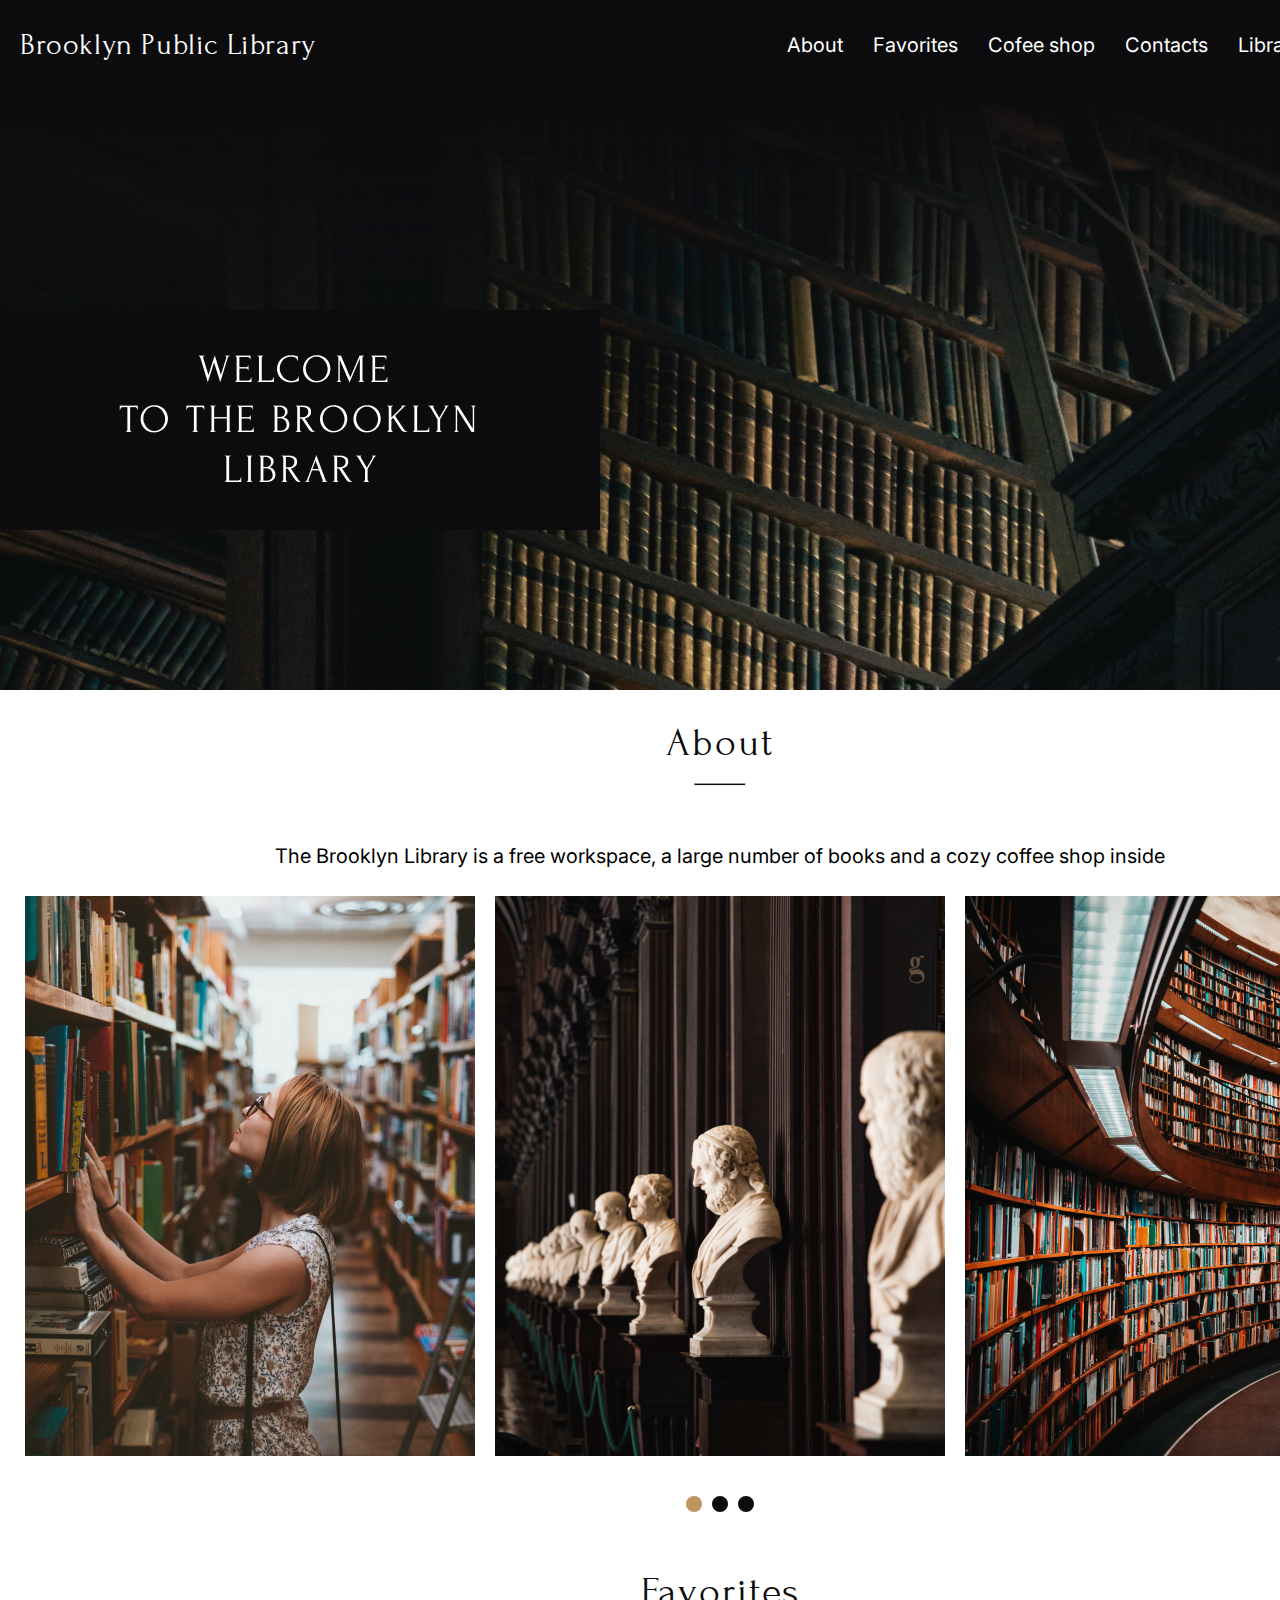
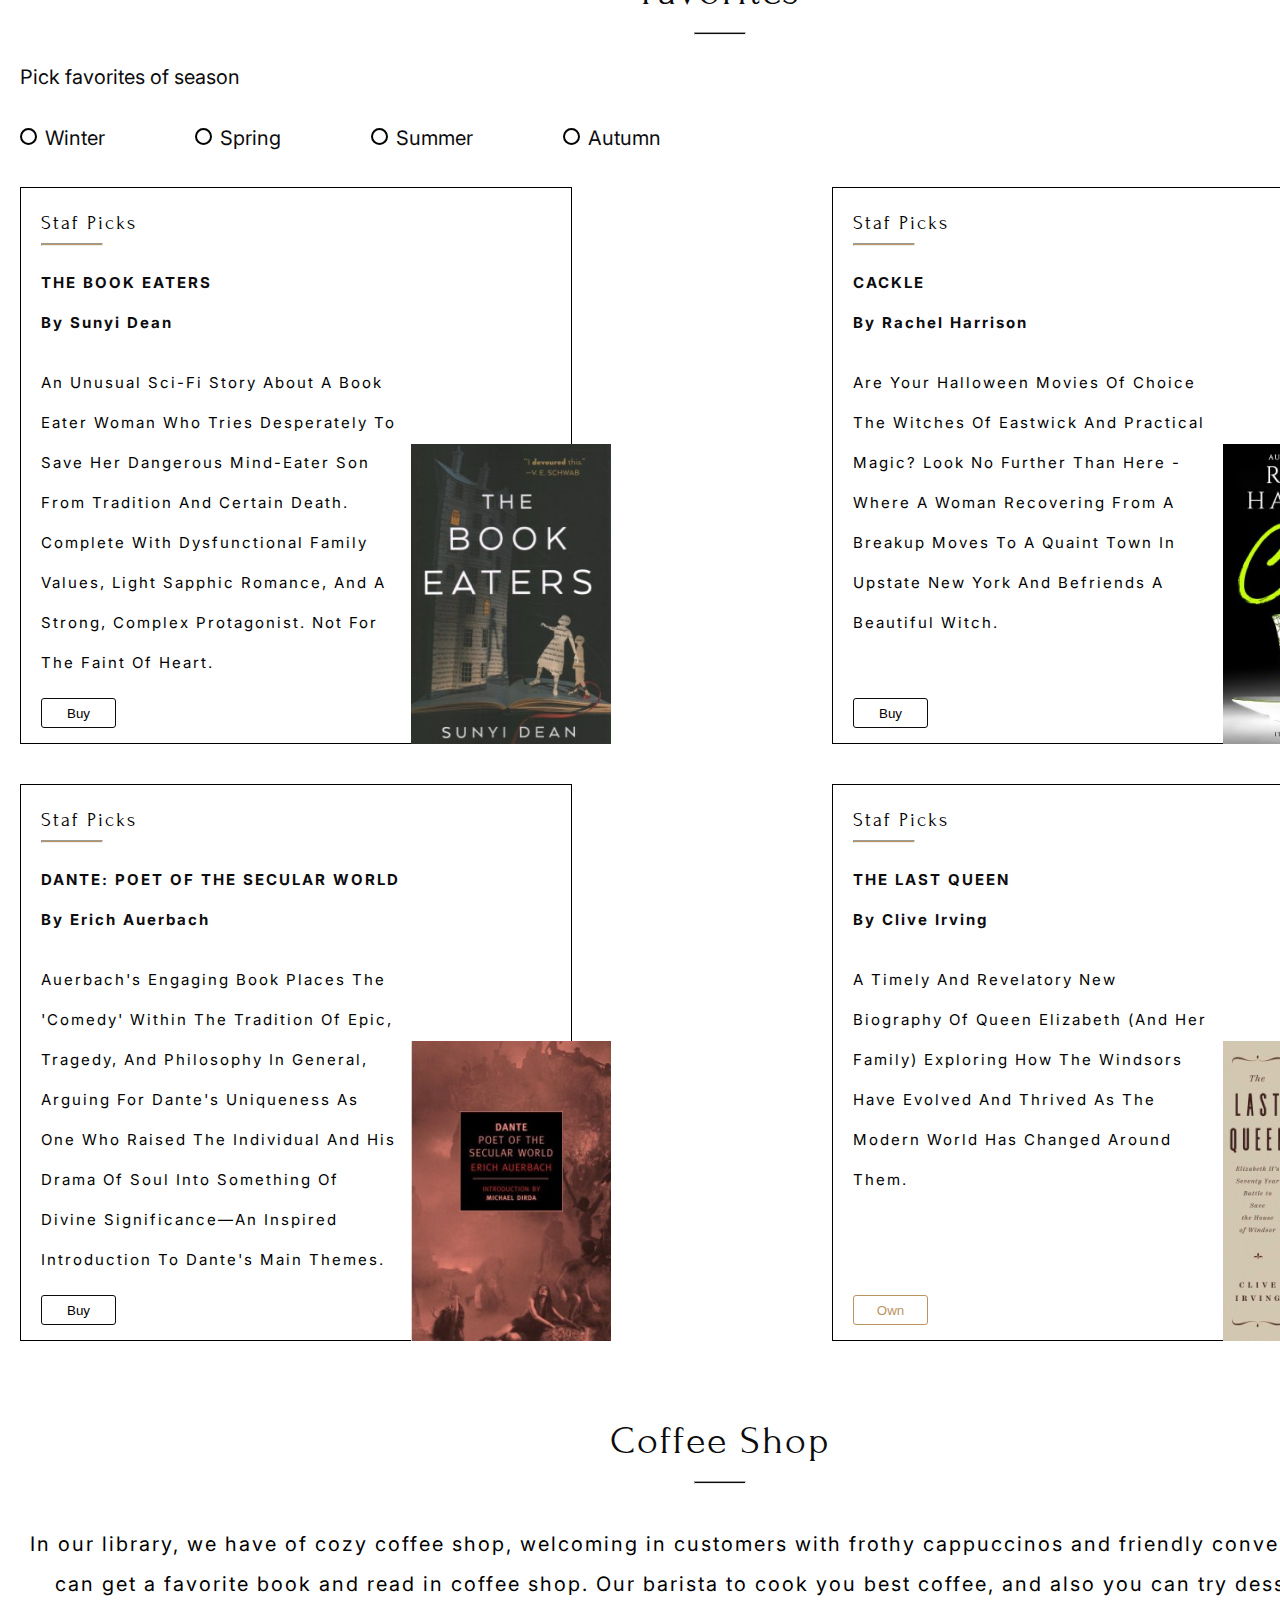
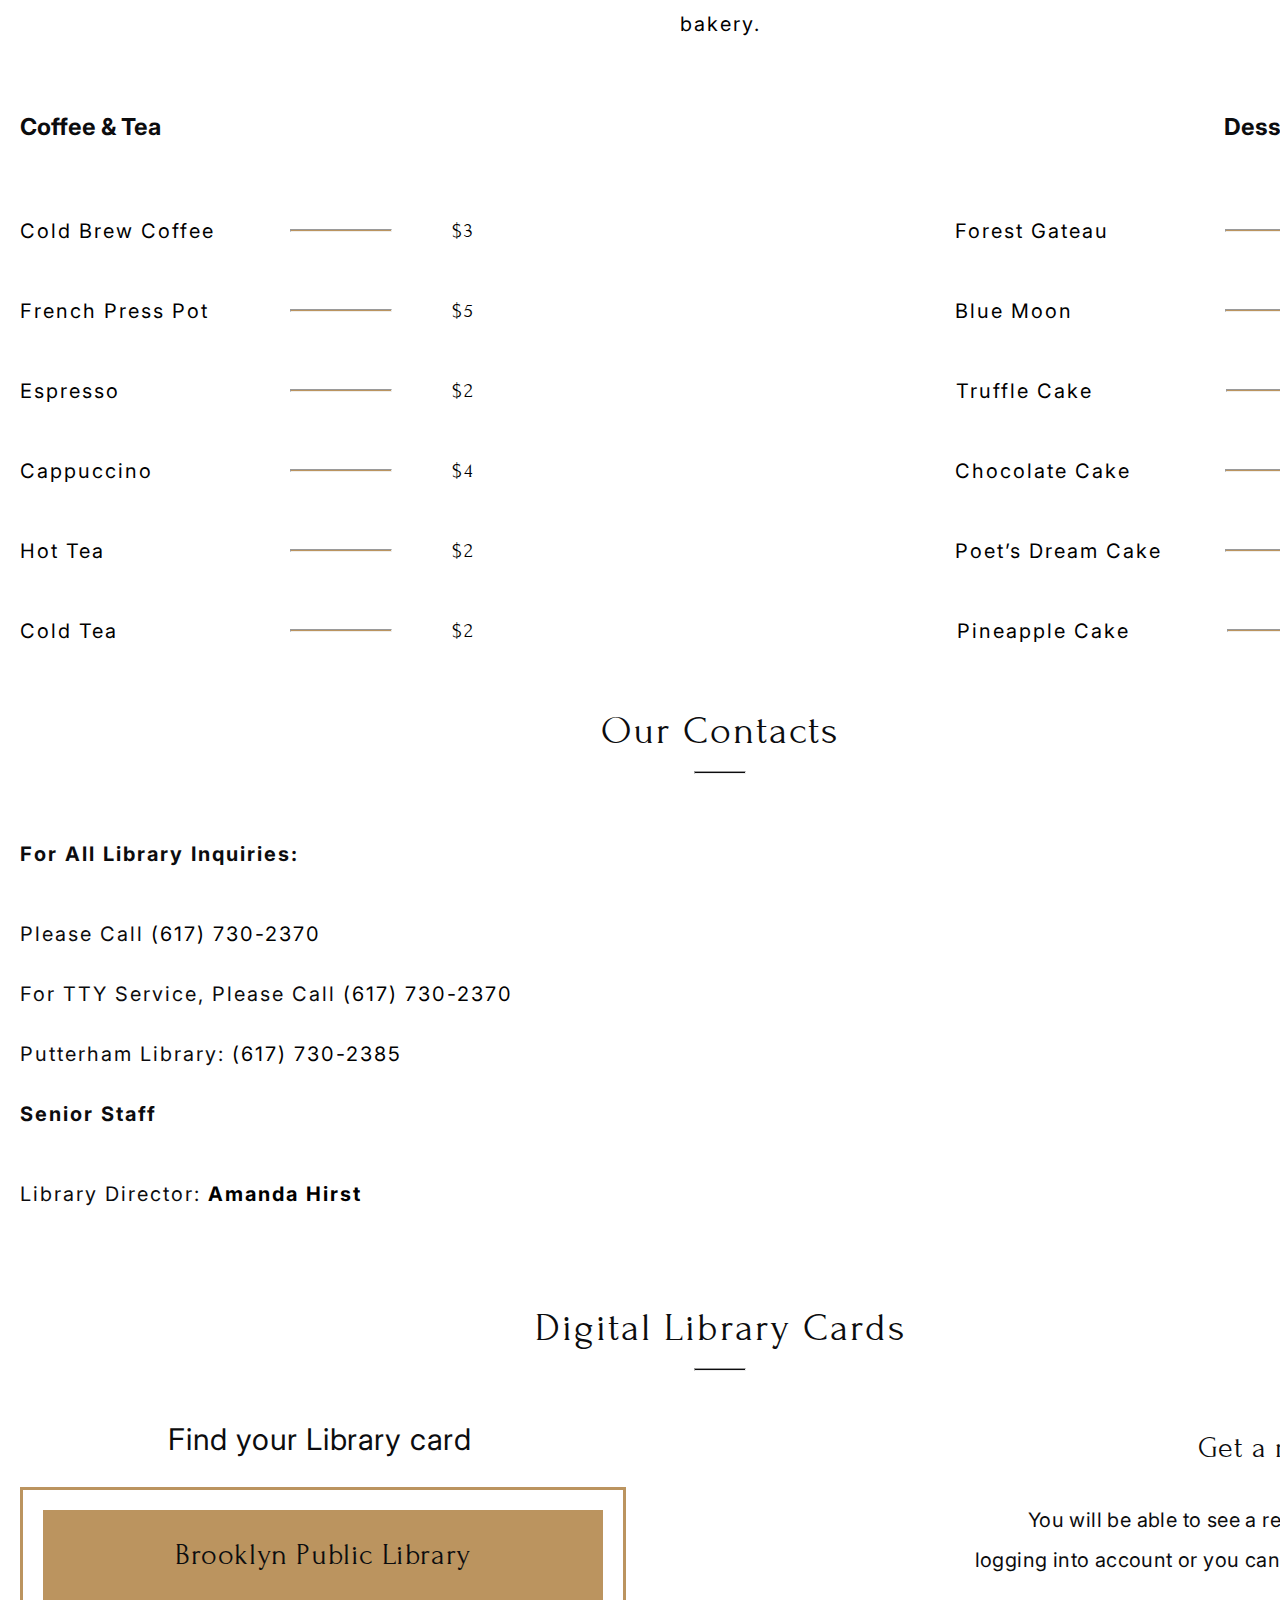
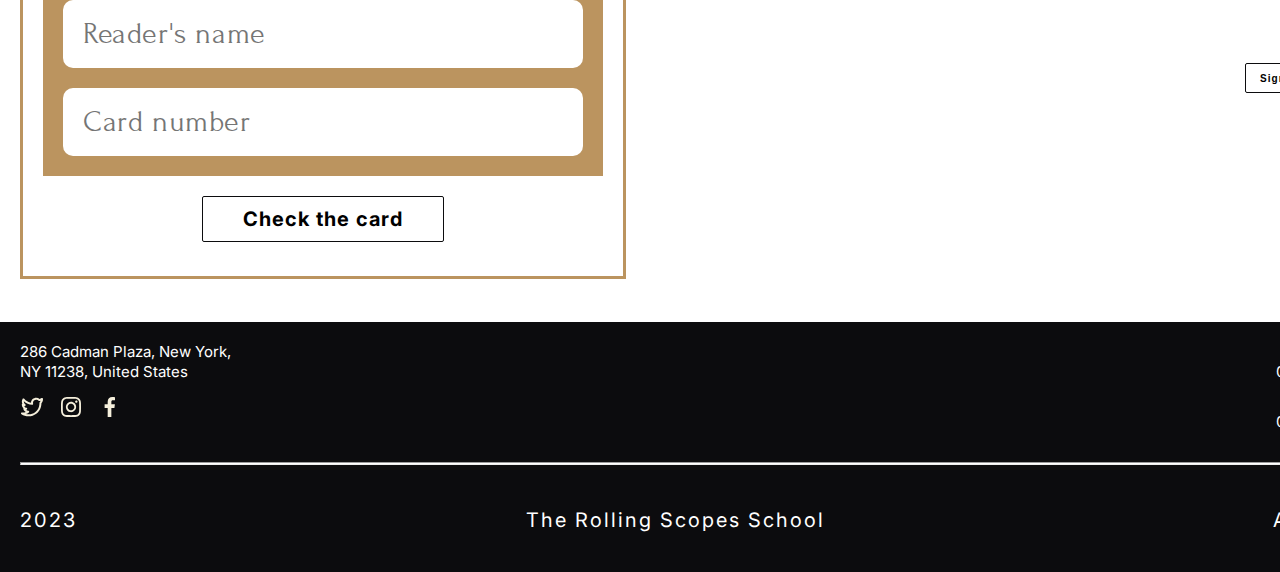
<file: index.html>
<!DOCTYPE html>
<html lang="en">
<head>
    <meta charset="UTF-8"/>
    <title>Library</title>
    <link rel="icon" href="./assets/favicon.ico">
    <link rel="preconnect" href="https://fonts.googleapis.com">
    <link rel="preconnect" href="https://fonts.gstatic.com" crossorigin>
    <link href="https://fonts.googleapis.com/css2?family=Forum&family=Inter:wght@400;700&display=swap" rel="stylesheet">
    <link rel="stylesheet" href="style.css">
    <meta name="viewport" content="width=device-width"/>
</head>
<body>
    <header>
        <h1 class="logo">Brooklyn Public Library</h1>
        <div class="union-container">
            <nav>
                <ul class="n-list">
                    <li><a href="#about" class="n-item">About</a></li>
                    <li><a href="#favorites" class="n-item">Favorites</a></li>
                    <li><a href="#coffee-shop" class="n-item">Cofee shop</a></li>
                    <li><a href="#contacts" class="n-item">Contacts</a></li>
                    <li><a href="#library-card" class="n-item">Library Card</a></li>
                </ul>
            </nav>
            <span class="profile">
                <img src="assets/svg/icon_profile.svg" alt="profile">
            </span>
        </div>
    </header>
    <main>
        <section class="welcome"><img src="assets/img/welcome.png" alt="welcome to the brooklyn library"></section>
        <section class="about" id="about">
            <div class="section-title">
                <h2>About</h2>
                <hr>
            </div>
            <p class="about-txt">The Brooklyn Library is a free workspace, a large number of books and a cozy coffee shop inside</p>
            <div class="images-item">
                <img src="assets/img/image1.png" alt="image 1">
                <img src="assets/img/image2.png" alt="image 2">
                <img src="assets/img/image3.png" alt="image 3">
            </div>
            <div class="pagination">
                <button class="dot active"></button>
                <button class="dot"></button>
                <button class="dot"></button>
            </div>
        </section>
        <section class="favorites" id="favorites">
            <div class="section-title">
                <h2>Favorites</h2>
                <hr>
            </div>
            <form class="seasons-form">
                <p>Pick favorites of season</p>
                <div class="seasons">
                    <input type="radio" id="winter-season" name="season" value="winter">
                    <label for="winter-season">Winter</label>
                    <input type="radio" id="spring-season" name="season" value="spring">
                    <label for="spring-season">Spring</label>
                    <input type="radio" id="summer-season" name="season" value="summer">
                    <label for="summer-season">Summer</label>
                    <input type="radio" id="autumn-season" name="season" value="autumn">
                    <label for="autumn-season">Autumn</label>
                </div>
            </form>
            <div class="books">
                <div class="bg-description">
                    <h3>Staf Picks</h3>
                    <hr>
                    <h4 class="book-title">The Book Eaters</h4>
                    <h4 class="author">By Sunyi Dean</h4>
                    <p>An unusual sci-fi story about a book eater woman who tries desperately to save her dangerous mind-eater son from tradition and certain death. Complete with dysfunctional family values, light Sapphic romance, and a strong, complex protagonist. Not for the faint of heart.</p>
                    <button class="buy">Buy</button>
                    <img src="assets/png/TheBookEaters.png" alt="THE BOOK EATERS">
                </div>
                <div class="bg-description">
                    <h3>Staf Picks</h3>
                    <hr>
                    <h4 class="book-title">Cackle</h4>
                    <h4 class="author">By Rachel Harrison</h4>
                    <p>Are your Halloween movies of choice The Witches of Eastwick and Practical Magic? Look no further than here - where a woman recovering from a breakup moves to a quaint town in upstate New York and befriends a beautiful witch.</p>
                    <button class="buy">Buy</button>
                    <img src="assets/png/Cackle.png" alt="Cackle">
                </div>
                <div class="bg-description">
                    <h3>Staf Picks</h3>
                    <hr>
                    <h4 class="book-title">Dante: Poet of the Secular World</h4>
                    <h4 class="author">By Erich Auerbach</h4>
                    <p>Auerbach's engaging book places the 'Comedy' within the tradition of epic, tragedy, and philosophy in general, arguing for Dante's uniqueness as one who raised the individual and his drama of soul into something of divine significance—an inspired introduction to Dante's main themes.</p>
                    <button class="buy">Buy</button>
                    <img src="assets/png/Dante.png" alt="Dante">
                </div>
                <div class="bg-description">
                    <h3>Staf Picks</h3>
                    <hr>
                    <h4 class="book-title">The Last Queen</h4>
                    <h4 class="author">By Clive Irving</h4>
                    <p>A timely and revelatory new biography of Queen Elizabeth (and her family) exploring how the Windsors have evolved and thrived as the modern world has changed around them.</p>
                    <button id="own" disabled>Own</button>
                    <img src="assets/png/TheLastQueen.png" alt="The Last Queen">
                </div>
            </div>
        </section>
        <section class="coffee-shop" id="coffee-shop">
            <div class="section-title">
                <h2>Coffee shop</h2>
                <hr>
            </div>
            <p>In our library, we have of cozy coffee shop, welcoming in customers with frothy cappuccinos and friendly conversation. You can get a favorite book and read in coffee shop. Our barista to cook you best coffee, and also you can try desserts from bakery.</p>
            <div class="menu">
                <div class="coffee-and-tea-menu">
                    <h3>Coffee & Tea</h3>
                    <div class="menu-item">
                        <p>Cold Brew Coffee</p>
                        <hr>
                        <span>$3</span>
                    </div>
                    <div class="menu-item">
                        <p>French Press Pot</p>
                        <hr>
                        <span>$5</span>
                    </div>
                    <div class="menu-item">
                        <p>Espresso</p>
                        <hr>
                        <span>$2</span>
                    </div>
                    <div class="menu-item">
                        <p>Cappuccino</p>
                        <hr>
                        <span>$4</span>
                    </div>
                    <div class="menu-item">
                        <p>Hot tea</p>
                        <hr>
                        <span>$2</span>
                    </div>
                    <div class="menu-item">
                        <p>Cold tea</p>
                        <hr>
                        <span>$2</span>
                    </div>
                </div>
                <div class="desserts">
                    <h3>Desserts & Cakes</h3>
                    <div class="menu-item">
                        <p>Forest Gateau</p>
                        <hr>
                        <span>$16</span>
                    </div>
                    <div class="menu-item">
                        <p>Blue Moon</p>
                        <hr>
                        <span>$16</span>
                    </div>
                    <div class="menu-item">
                        <p>Truffle Cake</p>
                        <hr>
                        <span>$15</span>
                    </div>
                    <div class="menu-item">
                        <p>Chocolate Cake</p>
                        <hr>
                        <span>$18</span>
                    </div>
                    <div class="menu-item">
                        <p>Poet’s Dream Cake</p>
                        <hr>
                        <span>$16</span>
                    </div>
                    <div class="menu-item">
                        <p>Pineapple Cake</p>
                        <hr>
                        <span>$14</span>
                    </div>
                </div>
            </div>
        </section>
        <section class="contacts" id="contacts">
            <div class="section-title">
                <h2>Our contacts</h2>
                <hr>
            </div>
            <div class="contacts-info">
                <div class="text-info">
                    <h3>For all Library inquiries:</h3>
                    <p>Please call <a href="tel:(617) 730-2370">(617) 730-2370</a></p>
                    <p>For TTY service, please call <a href="tel:(617) 730-2370">(617) 730-2370</a></p>
                    <p>Putterham Library: <a href="tel:(617) 730-2385">(617) 730-2385</a></p>
                    <h3>Senior Staff</h3>
                    <p>Library Director: <strong><a href="mailto:AmandaHirst@gmail.com">Amanda Hirst</a></strong></p>
                </div>
                <iframe src="https://www.google.com/maps/embed?pb=!1m18!1m12!1m3!1d778.4138131259258!2d-73.99124487675304!3d40.69565512418039!2m3!1f0!2f0!3f0!3m2!1i1024!2i768!4f13.1!3m3!1m2!1s0x89c25a49b6395abd%3A0x5b6c5e44eb578313!2sBrooklyn%20Public%20Library%20-%20Brooklyn%20Heights%20Branch!5e0!3m2!1sru!2sru!4v1695719864519!5m2!1sru!2sru" width="696" height="414" style="border:0;" allowfullscreen="" loading="lazy" referrerpolicy="no-referrer-when-downgrade"></iframe>
            </div>
        </section>
        <section class="library-card" id="library-card">
            <div class="section-title">
                <h2>Digital Library Cards</h2>
                <hr>
            </div>
            <div class="flex-container">
                <div class="find-card">
                    <h3>Find your Library card</h3>
                    <div class="card-body">
                        <form>
                            <div class="gold-bg">
                                <h3>Brooklyn Public Library</h3>
                                <input type="text" name="library-card" placeholder="Reader's name">
                                <input type="number" name="library-card" placeholder="Card number">
                            </div>
                            <button name="library-card">Check the card</button>
                        </form>
                    </div>
                </div>
                <div class="get-a-card">
                    <h3>Get a reader card</h3>
                    <p>You will be able to see a reader card after logging into account or you can register a new account</p>
                    <button>Sign Up</button>
                    <button>Log in</button>
                </div>
            </div>
        </section>
    </main>
    <footer>
        <div class="adress">
            <a href="https://maps.app.goo.gl/WDwYyTWZhNpd5jzJ7">286 Cadman Plaza, New York, NY 11238, United States</a>
            <p>Mon - Fri<br/>08:00 am - 07:00 pm</p>
        </div>
        <div class="social">
            <ul class="social-list">
                <li><a href="https://github.com/Alexandr9113" target="_blank"><img src="assets/svg/u_twitter-alt.svg" alt="twitter"></a></li>
                <li><a href="https://github.com/Alexandr9113" target="_blank"><img src="assets/svg/u_instagram.svg" alt="instagram"></a></li>
                <li><a href="https://github.com/Alexandr9113" target="_blank"><img src="assets/svg/u_facebook-f.svg" alt="facebook"></a></li>
            </ul>
            <p>Sat - Sun<br>08:00 am - 07:00 pm</p>
        </div>
        <hr>
        <div class="footer-rss">
            <p>2023</p>
            <a href="https://rs.school/js-stage0/">The Rolling Scopes School</a>
            <a href="https://github.com/Alexandr9113">Alexandr9113</a>
        </div>
    </footer>
</body>
</html>
</file>
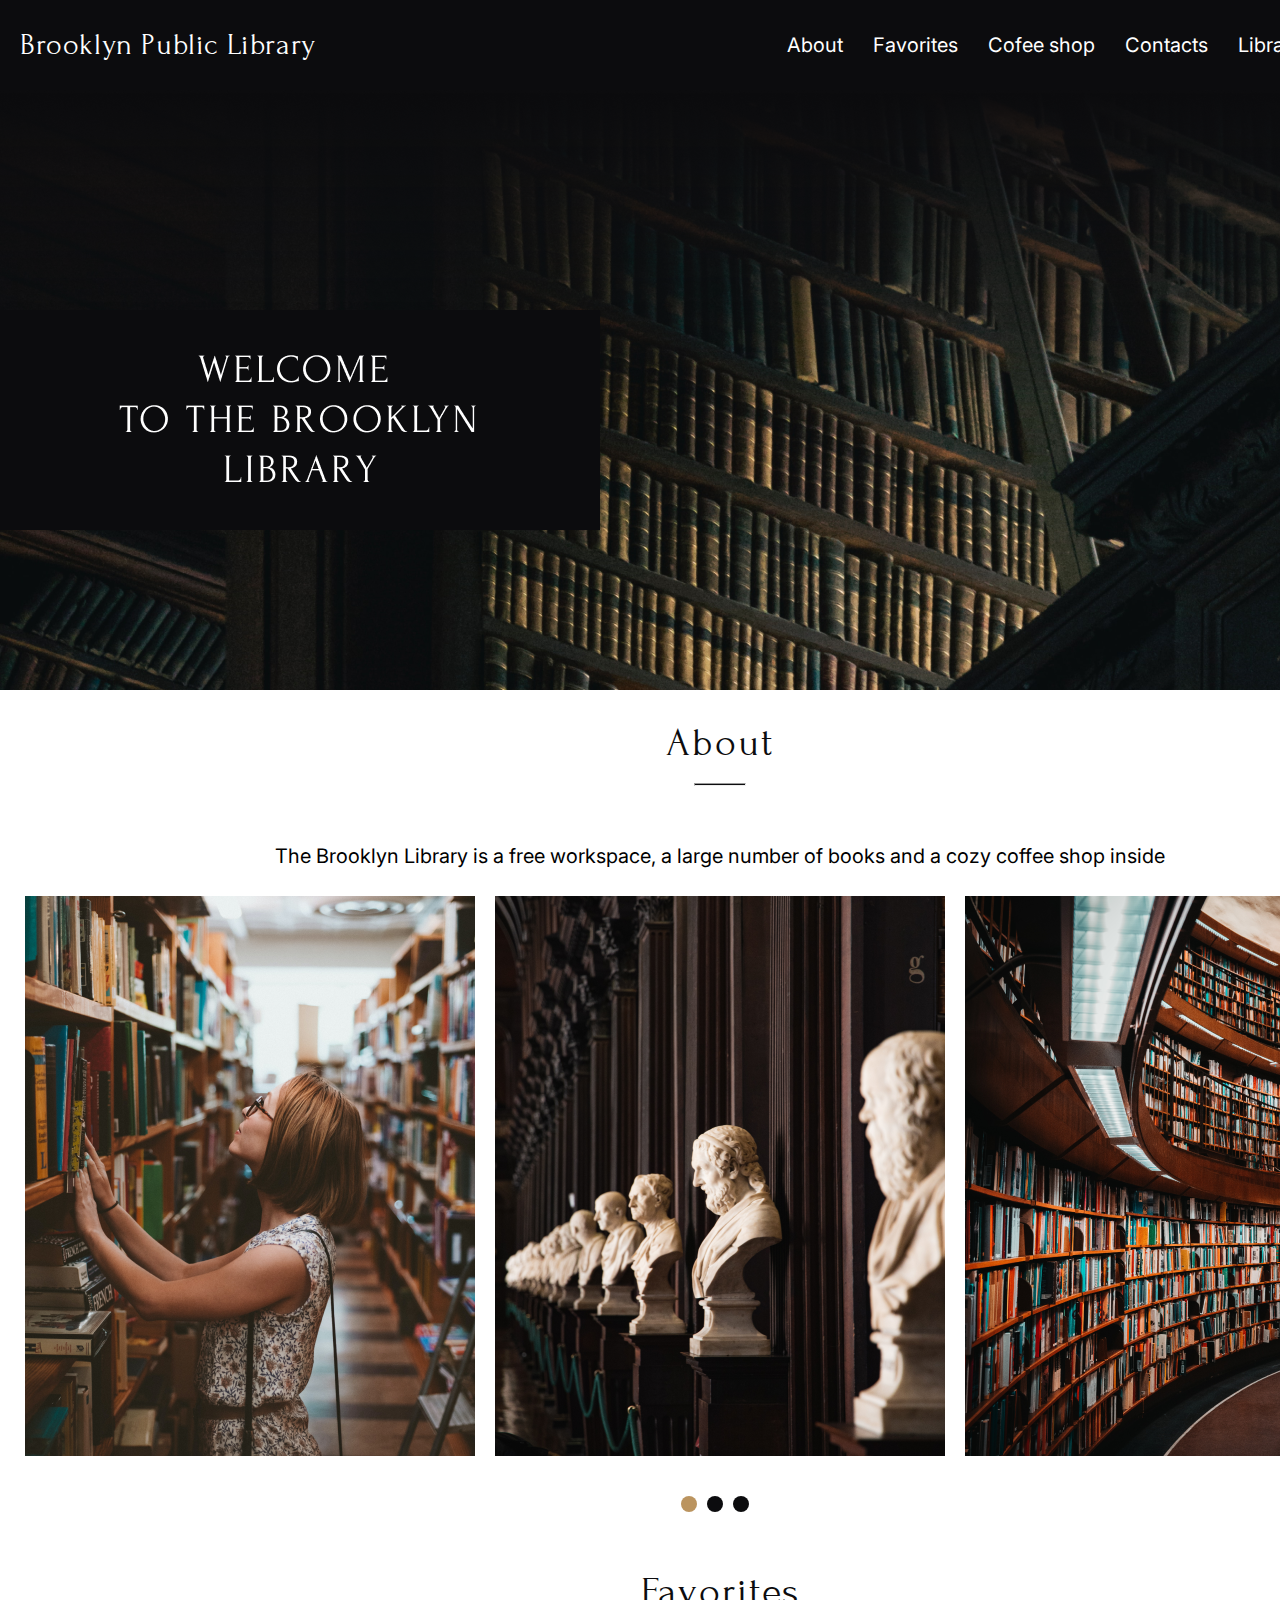
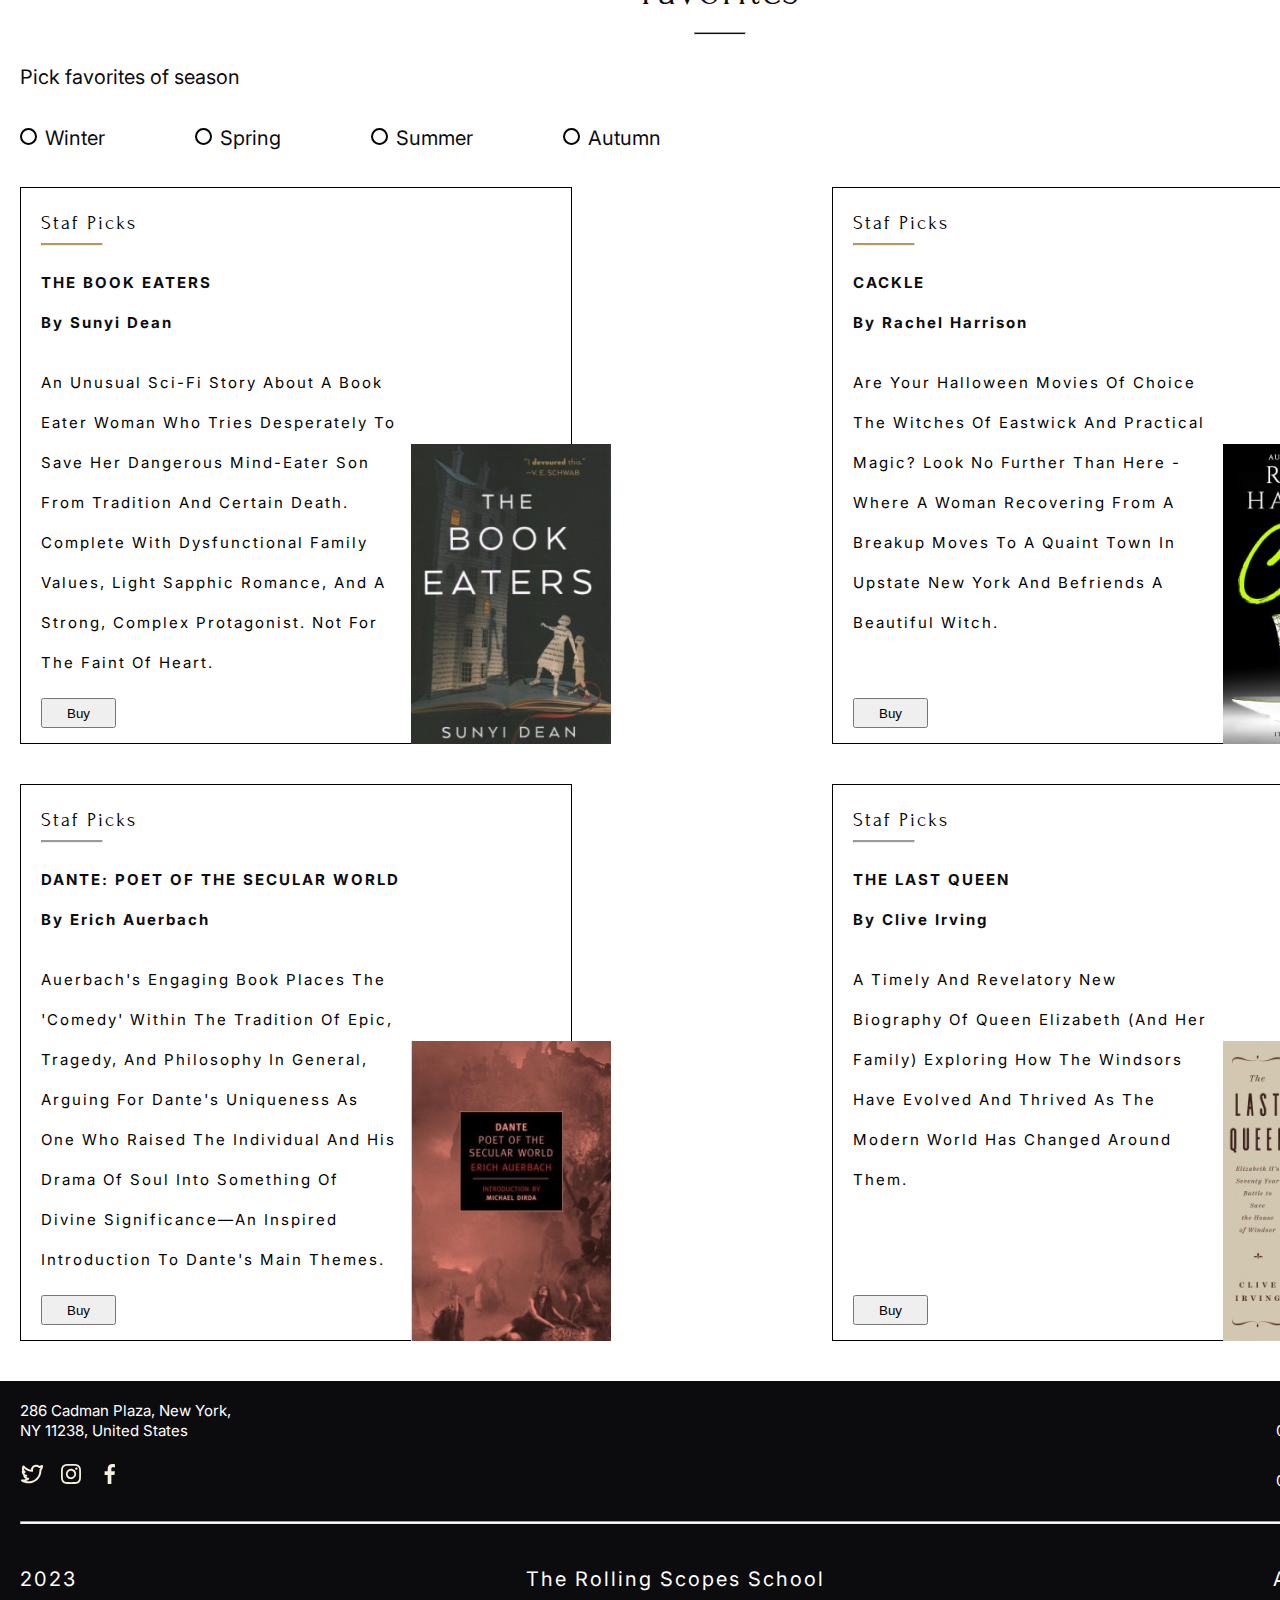
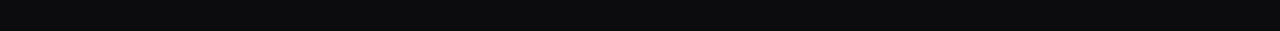
<file: library/index.html>
<!DOCTYPE html>
<html lang="en">
<head>
    <meta charset="UTF-8"/>
    <meta name="viewport" content="width=device-width"/>
    <link rel="preconnect" href="https://fonts.googleapis.com">
    <link rel="preconnect" href="https://fonts.gstatic.com" crossorigin>
    <link href="https://fonts.googleapis.com/css2?family=Forum&family=Inter:wght@400;700&display=swap" rel="stylesheet">
    <link rel="stylesheet" href="style.css">
    <title>Library</title>
</head>
<body>
    <header>
        <h1 class="logo">Brooklyn Public Library</h1>
        <div class="union-container">
            <nav>
                <ul class="n-list">
                    <li><a href="#about" class="n-item">About</a></li>
                    <li><a href="#favorites" class="n-item">Favorites</a></li>
                    <li><a href="#cofee-shop" class="n-item">Cofee shop</a></li>
                    <li><a href="#contacts" class="n-item">Contacts</a></li>
                    <li><a href="#library-card" class="n-item">Library Card</a></li>
                </ul>
            </nav>
            <span class="profile">
                <img src="assets/svg/icon_profile.svg" alt="profile">
            </span>
        </div>
    </header>
    <main>
        <img src="assets/img/welcome.png" alt="welcome to the brooklyn library">
        <section class="about" id="about">
            <div class="section-title">
                <h2>About</h2>
                <hr>
            </div>
            <p class="about-txt">The Brooklyn Library is a free workspace, a large number of books and a cozy coffee shop inside</p>
            <div class="images-item">
                <img src="assets/img/image 1.png" alt="image 1">
                <img src="assets/img/image 2.png" alt="image 2">
                <img src="assets/img/image 3.png" alt="image 3">
            </div>
            <div class="pagination first-screen">
                <button class="active-button"></button>
                <button class="inactive-button"></button>
                <button class="inactive-button"></button>
            </div>
        </section>
        <section class="favorites" id="favorites">
            <div class="section-title">
                <h2>Favorites</h2>
                <hr>
            </div>
            <form class="seasons-form">
                <p>Pick favorites of season</p>
                <div class="seasons">
                    <input type="radio" id="winter-season" name="season" value="winter">
                    <label for="winter-season">Winter</label>
                    <input type="radio" id="spring-season" name="season" value="spring">
                    <label for="spring-season">Spring</label>
                    <input type="radio" id="summer-season" name="season" value="summer">
                    <label for="summer-season">Summer</label>
                    <input type="radio" id="autumn-season" name="season" value="autumn">
                    <label for="autumn-season">Autumn</label>
                </div>
            </form>
            <div class="books">
                <div class="bg-description">
                    <h3>Staf Picks</h3>
                    <hr>
                    <h4 class="book-title">The Book Eaters</h4>
                    <h4 class="author">By Sunyi Dean</h4>
                    <p>An unusual sci-fi story about a book eater woman who tries desperately to save her dangerous mind-eater son from tradition and certain death. Complete with dysfunctional family values, light Sapphic romance, and a strong, complex protagonist. Not for the faint of heart.</p>
                    <button>Buy</button>
                    <img src="assets/png/The Book Eaters.png" alt="THE BOOK EATERS">
                </div>
                <div class="bg-description">
                    <h3>Staf Picks</h3>
                    <hr>
                    <h4 class="book-title">Cackle</h4>
                    <h4 class="author">By Rachel Harrison</h4>
                    <p>Are your Halloween movies of choice The Witches of Eastwick and Practical Magic? Look no further than here - where a woman recovering from a breakup moves to a quaint town in upstate New York and befriends a beautiful witch.</p>
                    <button>Buy</button>
                    <img src="assets/png/Cackle.png" alt="Cackle">
                </div>
                <div class="bg-description">
                    <h3>Staf Picks</h3>
                    <hr>
                    <h4 class="book-title">Dante: Poet of the Secular World</h4>
                    <h4 class="author">By Erich Auerbach</h4>
                    <p>Auerbach's engaging book places the 'Comedy' within the tradition of epic, tragedy, and philosophy in general, arguing for Dante's uniqueness as one who raised the individual and his drama of soul into something of divine significance—an inspired introduction to Dante's main themes.</p>
                    <button>Buy</button>
                    <img src="assets/png/Dante.png" alt="Dante">
                </div>
                <div class="bg-description">
                    <h3>Staf Picks</h3>
                    <hr>
                    <h4 class="book-title">The Last Queen</h4>
                    <h4 class="author">By Clive Irving</h4>
                    <p>A timely and revelatory new biography of Queen Elizabeth (and her family) exploring how the Windsors have evolved and thrived as the modern world has changed around them.</p>
                    <button>Buy</button>
                    <img src="assets/png/The Last Queen.png" alt="The Last Queen">
                </div>
            </div>
        </section>
    </main>
    <footer>
        <div class="adress">
            <a href="">286 Cadman Plaza, New York, NY 11238, United States</a>
            <span><pre>Mon - Fri
08:00 am - 07:00 pm</pre></span>
        </div>
        <div class="social">
            <div class="social-media">
                <a href="https://github.com/Alexandr9113" target="_blank"><img src="assets/svg/u_twitter-alt.svg" alt="twitter"></a>
                <a href="https://github.com/Alexandr9113" target="_blank"><img src="assets/svg/u_instagram.svg" alt="instagram"></a>
                <a href="https://github.com/Alexandr9113" target="_blank"><img src="assets/svg/u_facebook-f.svg" alt="facebook"></a>
            </div>
            <span><pre>Sat - Sun
08:00 am - 07:00 pm</pre></span>
        </div>
        <hr>
        <div class="footer-rss">
            <p>2023</p>
            <a href="https://rs.school/js-stage0/">The Rolling Scopes School</a>
            <a href="https://github.com/Alexandr9113">Alexandr9113</a>
        </div>
    </footer>
</body>
</html>
</file>
<file: style.css>
html {
    scroll-behavior: smooth;
}

body {
    padding: 0;
    margin: auto;
    width: 1440px;
    font-family: "Inter", "Arial", "Helvetica", sans-serif;
    font-size: 20px;
    font-style: normal;
    font-weight: 400;
    line-height: 40px;
    color: #0C0C0E;
    background-color: #FFFFFF;
}

header {
    display: flex;
    justify-content: space-between;
    align-items: center;
    padding: 0;
    height: 90px;
    background-color: #0C0C0E;
}

.logo {
    font-family: "Forum", sans-serif;
    font-size: 30px;
    font-weight: 400;
    line-height: 50px;
    letter-spacing: 0.6px;
    color: #FFFFFF;
    display: block;
    padding-left: 20px;
}

header a {
    text-decoration: none;
}

.n-list {
    margin: 0;
    padding: 0;
    display: inline-flex;
    align-items: flex-start;
    gap: 30px;
    list-style: none;
    line-height: 50px;
}

.n-item {
    display: block;
    padding: 0;
    text-decoration: none;
    color: #FFF;
    font-family: "Inter", sans-serif;
    font-size: 20px;
    font-style: normal;
    font-weight: 400;
}

.n-item:hover {
    transition: 0.1s;
    transform: scale(1.1);
}

.union-container {
    display: flex;
    justify-content: space-between;
    align-items: end;
    padding-right: 20px;
    gap: 40px;
    color: #fff;
}

.about {
    display: flex;
    flex-direction: column;
    align-items: center;
}

.section-title {
    margin-bottom: 20px;
    padding: 0;
}

.section-title h2 {
    margin: 20px 0;
    padding: 0;
    color: #0C0C0E;
    font-family: "Forum", sans-serif;
    font-size: 40px;
    font-style: normal;
    font-weight: 400;
    line-height: 40px;
    letter-spacing: 2px;
    text-transform: capitalize;
    text-align: center;
    flex-shrink: 0;
}

.section-title hr {
    width: 50px;
    height: 1px;
    background: #0C0C0E;
}

.about-txt {
    width: 1440px;
    color: #000000;
    text-align: center;
    font-family: "Inter", sans-serif;
    font-size: 20px;
    font-style: normal;
    font-weight: 400;
    line-height: 40px;
}

.images-item {
    display: inline-flex;
    justify-content: center;
    align-items: center;
    gap: 20px;
    margin: 0;
    padding: 0;
    background: #FFFFFF;
}

.pagination {
    display: flex;
    align-items: center;
    margin: 40px 0;
    padding: 0;
    height: 16px;
}

.dot {
    position: relative;
    cursor: pointer;
    height: 16px;
    width: 16px;
    margin: 0 5px;
    background-color: #0C0C0E;
    border: none;
    border-radius: 50%;
    display: inline-block;
    transition: background-color 0.6s ease;
}

.dot::before {
    content: '';
    position: absolute;
    display: block;
    width: 26px;
    height: 26px;
    top: -5px;
    bottom: -5px;
    left: -5px;
    right: -5px;
    padding: 0px;
}

.active {
    background-color: #BB945F;
}

.favorites {
    display: flex;
    flex-direction: column;
    text-align: start;
}

.seasons-form {
    margin-left: 20px;
}

.seasons-form p {
    margin: 0 0 40px 0;
    padding: 0;
    line-height: normal;
}

.seasons {
    display: flex;
    align-items: center;
    margin-bottom: 40px;
    padding: 0;
}

.seasons input {
    margin: 0;
    padding: 0;
    width: 17px;
    height: 17px;
}

label{
    display: inline-block;
	cursor: pointer;
	position: relative;
	padding-left: 25px;
	margin-right: 0;
	line-height: 18px;
	user-select: none;
}

.seasons label:before {
	content: "";
	display: inline-block;
	width: 17px;
	height: 18px;
	position: absolute;
	left: 0;
	bottom: 1px;
	background: url(assets/svg/Ellipse.svg) 0 0 no-repeat;
}

.seasons input[type=radio] {
    display: none;
}

.seasons input[type=radio]:checked + label:before {
	background: url(assets/svg/Group.svg) 0 0 no-repeat;
}

.seasons input[type='radio'] + label:not(:last-child){
    margin-right: 90px;
}

.seasons input:checked + label {
    font-weight: 700;
}

.books {
    display: flex;
    flex-wrap: wrap;
    align-items: center;
    justify-content: flex-start;
    column-gap: 240px;
    margin: 0;
    padding: 0;
}

.bg-description {
    margin-left: 20px;
    margin-bottom: 40px;
    position: relative;
    border: 1px solid #000000;
    width: 550px;
    height: 555px;
    flex-shrink: 0;
}

.bg-description h3 {
    color: #000000;
    font-family: "Forum", sans-serif;
    font-size: 20px;
    font-style: normal;
    font-weight: 400;
    line-height: 40px; /* 200% */
    letter-spacing: 2px;
    text-transform: capitalize;
    width: fit-content;
    margin: 15px 0 20px 20px;
    padding: 0;
}

.bg-description hr {
    position: absolute;
    margin: 0;
    padding: 0;
    width: 60px;
    height: 1px;
    background: #BB945F;
    left: 20px;
    top: 55px;
}

.book-title {
    font-size: 15px;
    font-style: normal;
    font-weight: 700;
    line-height: 40px;
    letter-spacing: 2px;
    text-transform: uppercase;
    width: fit-content;
    margin: 0 0 0 20px;
    padding: 0;
}

.author {
    font-size: 15px;
    font-style: normal;
    font-weight: 700;
    line-height: 40px;
    letter-spacing: 2px;
    text-transform: capitalize;
    width: fit-content;
    margin: 0 0 20px 20px;
    padding: 0;
}

.bg-description p {
    color: #000000;
    font-family: "Inter", sans-serif;
    font-size: 15px;
    font-style: normal;
    font-weight: 400;
    line-height: 40px; /* 266.667% */
    letter-spacing: 2px;
    text-transform: capitalize;
    width: 355px;
    margin: 0 0 15px 20px;
    padding: 0;
}

.bg-description img {
    position: absolute;
    bottom: -1px;
    left: 390px;
}

.buy {
    position: absolute;
    width: 75px;
    height: 30px;
    flex-shrink: 0;
    margin: 0;
    padding: 0;
    left: 20px;
    bottom: 15px;
    background-color: #fff;
    border: 1px solid #0C0C0E;
    border-radius: 3px;
    cursor: pointer;
}

.buy:hover{
    background-color: #BB945F;
    border: none;
    transition: 0.5s;
}

#own {
    position: absolute;
    width: 75px;
    height: 30px;
    margin: 0;
    padding: 0;
    left: 20px;
    bottom: 15px;
    background-color: #fff;
    border-radius: 3px;
    cursor: pointer;
    border: 1px solid #BB945F;
    color: #BB945F;
}

.coffee-shop{
    width: 1400px;
    padding: 20px;
    margin: 0;
}

.coffee-shop p {
    margin: 40px 0;
    color: #000;
    text-align: center;
    font-weight: 400;
    line-height: 40px; /* 200% */
    letter-spacing: 2px;
}

.menu {
    display: flex;
    justify-content: center;
    gap: 480px;
}

.coffee-and-tea-menu {
    display: inline-flex;
    flex-direction: column;
    justify-content: center;
    align-items: flex-start;
    gap: 40px;
}

.menu section h3 {
    color: #BB945F;
    font-family: "Forum", sans-serif;
    font-size: 40px;
    font-style: normal;
    font-weight: 400;
    line-height: 40px; /* 100% */
    letter-spacing: 2px;
    text-transform: capitalize;
    padding: 0;
    margin: 0 0 40px 0;
}

.menu-item {
    display: flex;
    justify-content: center;
    align-items: center;
    gap: 60px;
}

.menu-item p {
    font-weight: 400;
    line-height: 40px; /* 200% */
    letter-spacing: 2px;
    text-transform: capitalize;
    margin: 0;
    padding: 0;
    min-width: 210px;
    text-align: left;
}

.menu-item hr {
    width: 100px;
    height: 1px;
    background: #BB945F;
}

.menu-item span {
    color: #000;
    font-family: "Forum", sans-serif;
    font-size: 20px;
    font-style: normal;
    font-weight: 400;
    line-height: 40px; /* 200% */
    letter-spacing: 2px;
    text-transform: capitalize;
}

.desserts {
    display: flex;
    flex-direction: column;
    justify-content: center;
    align-items: flex-end;
    gap: 40px;
}

.contacts {
    width: 1400px;
    padding: 20px 20px 40px 20px;
}

.contacts-info {
    padding-top: 40px;
    display: flex;
    justify-content: space-between;
}

.text-info {
    margin: 0;
    padding: 0;
    display: flex;
    flex-direction: column;
    gap: 20px;
}

.text-info h3 {
    font-size: 20px;
    font-style: normal;
    font-weight: 700;
    line-height: 40px; /* 200% */
    letter-spacing: 2px;
    text-transform: capitalize;
    margin:0;
    margin-bottom: 20px;
    padding: 0;
}

.text-info p {
    font-size: 20px;
    font-style: normal;
    font-weight: 400;
    line-height: 40px; /* 200% */
    letter-spacing: 2px;
    text-transform: capitalize;
    padding: 0;
    margin: 0px;
}

.text-info p a {
    text-decoration: none;
    color: #000000;
}

.library-card {
    padding: 0;
    width: 1440px;
    height: 614px;
}

.find-card {
    justify-content: center;
    align-items: center;
    width: 600px;
    padding-bottom: 0px;
}

.find-card h3 {
    text-align: center;
    font-family: "Inter", sans-serif;
    font-size: 30px;
    font-style: normal;
    font-weight: 400;
    line-height: normal;
    letter-spacing: 0.6px;
}

.card-body {
    width: 600px;
    height: 386px;
    margin: 0;
    padding: 0;
    border: 3px solid #BB945F;
}

.gold-bg {
    display: flex;
    flex-direction: column;
    background: #BB945F;
    padding: 20px;
    padding-bottom: 0px;
    margin: 20px;
}

.gold-bg h3{
    margin: 0;
    padding: 0;
    padding-bottom: 20px;
    font-family: "Forum", sans-serif;
    font-size: 30px;
    font-style: normal;
    font-weight: 400;
    line-height: 50px; /* 166.667% */
    letter-spacing: 0.6px;
}

.gold-bg input {
    width: auto;
    height: 66px;
    flex-shrink: 0;
    border-radius: 10px;
    color: #8E8E8E;
    font-family: "Forum", sans-serif;
    font-size: 30px;
    font-style: normal;
    font-weight: 400;
    line-height: 50px; /* 166.667% */
    letter-spacing: 0.6px;
    border: none;
    margin-bottom: 20px;
    padding-left: 20px;
}

.gold-bg input::-webkit-outer-spin-button, .gold-bg input::-webkit-inner-spin-button {
    -webkit-appearance: none;
}

.card-body form button {
    margin: 0 auto;
    display: block;
    padding: 10px 40px;
    margin-bottom: 30px;
    border-radius: 2px;
    border: 1px solid #0C0C0E;
    font-family: "Inter", sans-serif;
    font-size: 20px;
    font-style: normal;
    font-weight: 700;
    line-height: normal;
    letter-spacing: 1px;
    background-color: #FFFFFF;
    cursor: pointer;
}

.card-body form button:hover{
    transition: 0.5s;
    background-color: #BB945F;
    border: none;
}

.get-a-card h3{
    font-family: "Forum", sans-serif;
    font-size: 30px;
    font-style: normal;
    font-weight: 400;
    line-height: normal;
    letter-spacing: 0.6px;
}

.flex-container {
    margin: 0;
    padding: 0 20px;
    display: flex;
    justify-content: space-between;
}

.get-a-card {
    margin-top: 40px;
    width: 456px;
    height: 253px;
    flex-shrink: 0;
    text-align: right;
}

.get-a-card h3 {
    margin: 0;
    padding: 0;
    margin-bottom: 35px;
    font-family: "Forum", sans-serif;
    font-size: 30px;
    font-style: normal;
    font-weight: 400;
    line-height: normal;
    letter-spacing: 0.6px;
}

.get-a-card p {
    margin: 0;
    padding: 0;
    margin-bottom: 35px;
    font-size: 20px;
    font-style: normal;
    font-weight: 400;
    line-height: 40px; /* 200% */
    letter-spacing: 0.4px;
}

.get-a-card button {
    margin-left: 20px;
    width: 75px;
    height: 30px;
    border-radius: 2px;
    border: 1px solid #0C0C0E;
    font-size: 10px;
    font-style: normal;
    font-weight: 700;
    line-height: normal;
    letter-spacing: 1px;
    background-color: #FFFFFF;
    cursor: pointer;
}

.get-a-card button:hover {
    transition: 0.5s;
    background-color: #BB945F;
    border: none;
}

footer {
    padding: 0;
    margin: 0;
    width: 1440px;
    height: 250px;
    background-color: #0C0C0E;
}

.adress {
    padding: 20px;
    margin: 0;
    padding-bottom: 10px;
    display: flex;
    justify-content: space-between;
    align-items: center;
}

.adress a {
    text-decoration: none;
    color: #FFFFFF;
    font-size: 15px;
    font-style: normal;
    font-weight: 400;
    line-height: 20px;
    width: 229px;
    flex-shrink: 0;
}

.adress p {
    margin: 0;
    padding: 0;
    color: #FFFFFF;
    text-align: right;  
    font-size: 15px;
    font-style: normal;
    font-weight: 400;
    line-height: 20px;
}

.social {
    padding: 0;
    margin: 0 20px 30px 20px;
    display: flex;
    height: 40px;
    justify-content: space-between;
    align-items: center;
}

.social-list {
    display: flex;
    margin: 0;
    padding: 0;  
    list-style: none;
    gap: 15px;
}

.social p {
    margin: 0;
    padding: 0;
    color: #FFFFFF;
    text-align: right;  
    font-size: 15px;
    font-style: normal;
    font-weight: 400;
    line-height: 20px;
}

footer hr {
    width: 1400px;
    height: 1px;
    margin: 0;
    margin-left: 20px;
    padding: 0;
    background-color: #FFFFFF;
}

.footer-rss {
    margin: 25px 20px;
    padding: 0;
    display: flex;
    justify-content: space-between;
    align-items: center;
    font-size: 20px;
    color: #FFFFFF;
    line-height: 20px;
    letter-spacing: 2px;
}

.footer-rss a {
    text-decoration: none;
    color: #FFFFFF;
}
</file>
<file: library/style.css>
html {
    scroll-behavior: smooth;
}

body {
    padding: 0;
    margin: auto;
    width: 1440px;
    display: flex;
    flex-direction: column;
    justify-content: center;
    align-items: flex-start;
    font-family: "Inter", "Arial", "Helvetica", sans-serif;
    font-size: 20px;
    font-style: normal;
    font-weight: 400;
    line-height: 40px;
    color: #0C0C0E;
    background-color: #FFFFFF;
}

header {
    display: flex;
    justify-content: space-between;
    align-items: center;
    padding: 0;
    width: 1440px;
    height: 90px;
    background-color: #0C0C0E;
}

.logo {
    font-family: "Forum", sans-serif;
    font-size: 30px;
    font-weight: 400;
    line-height: 50px;
    letter-spacing: 0.6px;
    color: #FFFFFF;
    display: block;
    padding-left: 20px;
}

header a {
    text-decoration: none;
}

.n-list {
    margin: 0;
    padding: 0;
    display: inline-flex;
    align-items: flex-start;
    gap: 30px;
    list-style: none;
    line-height: 50px;
}

.n-item {
    display: block;
    padding: 0;
    text-decoration: none;
    color: #FFF;
    font-family: "Inter", sans-serif;
    font-size: 20px;
    font-style: normal;
    font-weight: 400;
}

.n-item:hover {
    transition: 0.1s;
    transform: scale(1.1);
}

.union-container {
    display: flex;
    justify-content: space-between;
    align-items: end;
    padding-right: 20px;
    gap: 40px;
    color: #fff;
}

.about {
    display: flex;
    flex-direction: column;
    align-items: center;
}

.section-title {
    margin-bottom: 20px;
    padding: 0;
}

.section-title h2 {
    margin: 20px 0;
    padding: 0;
    color: #0C0C0E;
    font-family: "Forum", sans-serif;
    font-size: 40px;
    font-style: normal;
    font-weight: 400;
    line-height: 40px;
    letter-spacing: 2px;
    text-transform: capitalize;
    text-align: center;
    flex-shrink: 0;
}

.section-title hr {
    width: 50px;
    height: 1px;
    background: #0C0C0E;
}

.about-txt {
    width: 1440px;
    color: #000000;
    text-align: center;
    font-family: "Inter", sans-serif;
    font-size: 20px;
    font-style: normal;
    font-weight: 400;
    line-height: 40px;
}

.images-item {
    display: inline-flex;
    justify-content: center;
    align-items: center;
    gap: 20px;
    margin: 0;
    padding: 0;
    width: 1440px;
    background: #FFFFFF;
}

.pagination {
    display: flex;
    align-items: center;
    margin: 40px 0;
    padding: 0;
    height: 16px;
}

.active-button {
    padding: 0;
    position: relative;
    margin-right: 10px;
    width: 16px;
    height: 16px;
    border-radius: 25px;
    border: none;
    background-color: #BB945F;
    cursor: pointer;
}

.active-button:before {
    content: '';
    position: absolute;
    display: block;
    width: 26px;
    height: 26px;
    top: -5px;
    bottom: -5px;
    left: -5px;
    right: -5px;
    padding: 0px;
}

.inactive-button {
    padding: 0;
    position: relative;
    margin-right: 10px;
    width: 16px;
    height: 16px;
    border-radius: 25px;
    border: none;
    background-color: #0C0C0E;
    cursor: pointer;
}

.inactive-button:before {
    content: '';
    position: absolute;
    display: block;
    width: 26px;
    height: 26px;
    top: -5px;
    bottom: -5px;
    left: -5px;
    right: -5px;
    padding: 0px;
}

.favorites {
    display: flex;
    flex-direction: column;
    text-align: start;
}

.seasons-form {
    margin-left: 20px;
}

.seasons-form p {
    margin: 0 0 40px 0;
    padding: 0;
    line-height: normal;
}

.seasons {
    display: flex;
    align-items: center;
    margin-bottom: 40px;
    padding: 0;
}

.seasons input {
    margin: 0;
    padding: 0;
    width: 17px;
    height: 17px;
}

 label{
    display: inline-block;
	cursor: pointer;
	position: relative;
	padding-left: 25px;
	margin-right: 0;
	line-height: 18px;
	user-select: none;
}

.seasons label:before {
	content: "";
	display: inline-block;
	width: 17px;
	height: 18px;
	position: absolute;
	left: 0;
	bottom: 1px;
	background: url(assets/svg/Ellipse.svg) 0 0 no-repeat;
}

.seasons input[type=radio] {
    display: none;
}

.seasons input[type=radio]:checked + label:before {
	background: url(assets/svg/Group.svg) 0 0 no-repeat;
}

.seasons input[type='radio'] + label:not(:last-child){
    margin-right: 90px;
}

.seasons input:checked + label {
    font-weight: 700;
}

.books {
    display: flex;
    flex-wrap: wrap;
    width: 1440px;
    align-items: center;
    justify-content: flex-start;
    column-gap: 240px;
    margin: 0;
    padding: 0;
}

.bg-description {
    margin-left: 20px;
    margin-bottom: 40px;
    position: relative;
    border: 1px solid #000000;
    width: 550px;
    height: 555px;
    flex-shrink: 0;
}

.bg-description h3 {
    color: #000000;
    font-family: "Forum", sans-serif;
    font-size: 20px;
    font-style: normal;
    font-weight: 400;
    line-height: 40px; /* 200% */
    letter-spacing: 2px;
    text-transform: capitalize;
    width: fit-content;
    margin: 15px 0 20px 20px;
    padding: 0;
}

.bg-description hr {
    position: absolute;
    margin: 0;
    padding: 0;
    width: 60px;
    height: 1px;
    background: #BB945F;
    left: 20px;
    top: 55px;
}

.book-title {
    font-size: 15px;
    font-style: normal;
    font-weight: 700;
    line-height: 40px;
    letter-spacing: 2px;
    text-transform: uppercase;
    width: fit-content;
    margin: 0 0 0 20px;
    padding: 0;
}

.author {
    font-size: 15px;
    font-style: normal;
    font-weight: 700;
    line-height: 40px;
    letter-spacing: 2px;
    text-transform: capitalize;
    width: fit-content;
    margin: 0 0 20px 20px;
    padding: 0;
}

.bg-description p {
    color: #000000;
    font-family: "Inter", sans-serif;
    font-size: 15px;
    font-style: normal;
    font-weight: 400;
    line-height: 40px; /* 266.667% */
    letter-spacing: 2px;
    text-transform: capitalize;
    width: 355px;
    margin: 0 0 15px 20px;
    padding: 0;
}

.bg-description img {
    position: absolute;
    bottom: -1px;
    left: 390px;
}

.bg-description button {
    position: absolute;
    width: 75px;
    height: 30px;
    flex-shrink: 0;
    margin: 0;
    padding: 0;
    left: 20px;
    bottom: 15px;
}









footer {
    padding: 0;
    margin: 0;
    width: 1440px;
    height: 250px;
    background-color: #0C0C0E;
}

.adress {
    padding: 0;
    margin: 20px;
    margin-bottom: 10px;
    display: flex;
    width: 1400px;
    justify-content: space-between;
    align-items: center;
    flex-shrink: 0;
}

.adress a {
    text-decoration: none;
    color: #FFFFFF;
    font-size: 15px;
    font-style: normal;
    font-weight: 400;
    line-height: 20px;
    width: 229px;
    flex-shrink: 0;
}

.adress pre {
    margin: 0;
    padding: 0;
    color: #FFFFFF;
    font-family: "Inter", sans-serif;
    text-align: right;  
    font-size: 15px;
    font-style: normal;
    font-weight: 400;
    line-height: 20px;
}

.social {
    padding: 0;
    margin: 0 0 30px 20px;
    display: flex;
    width: 1400px;
    height: 40px;
    justify-content: space-between;
    align-items: center;
}

.social-media {
    display: inline-flex;
    width: 102px;
    height: 24px;
    justify-content: center;
    align-items: flex-start;
    gap: 15px;
}

.social-media a{
    width: 24px;
    height: 24px;
}

.social pre {
    color: #FFF;
    text-align: right;
    font-family: "Inter", sans-serif;
    font-size: 15px;
    font-style: normal;
    font-weight: 400;
    line-height: 20px;
}

footer hr {
    width: 1400px;
    height: 1px;
    margin: 0;
    margin-left: 20px;
    padding: 0;
    background-color: #FFFFFF;
}

.footer-rss {
    margin: 25px 20px;
    padding: 0;
    display: flex;
    justify-content: space-between;
    align-items: center;
    font-size: 20px;
    color: #FFFFFF;
    line-height: 20px;
    letter-spacing: 2px;
}

.footer-rss a {
    text-decoration: none;
    color: #FFFFFF;
}
</file>
